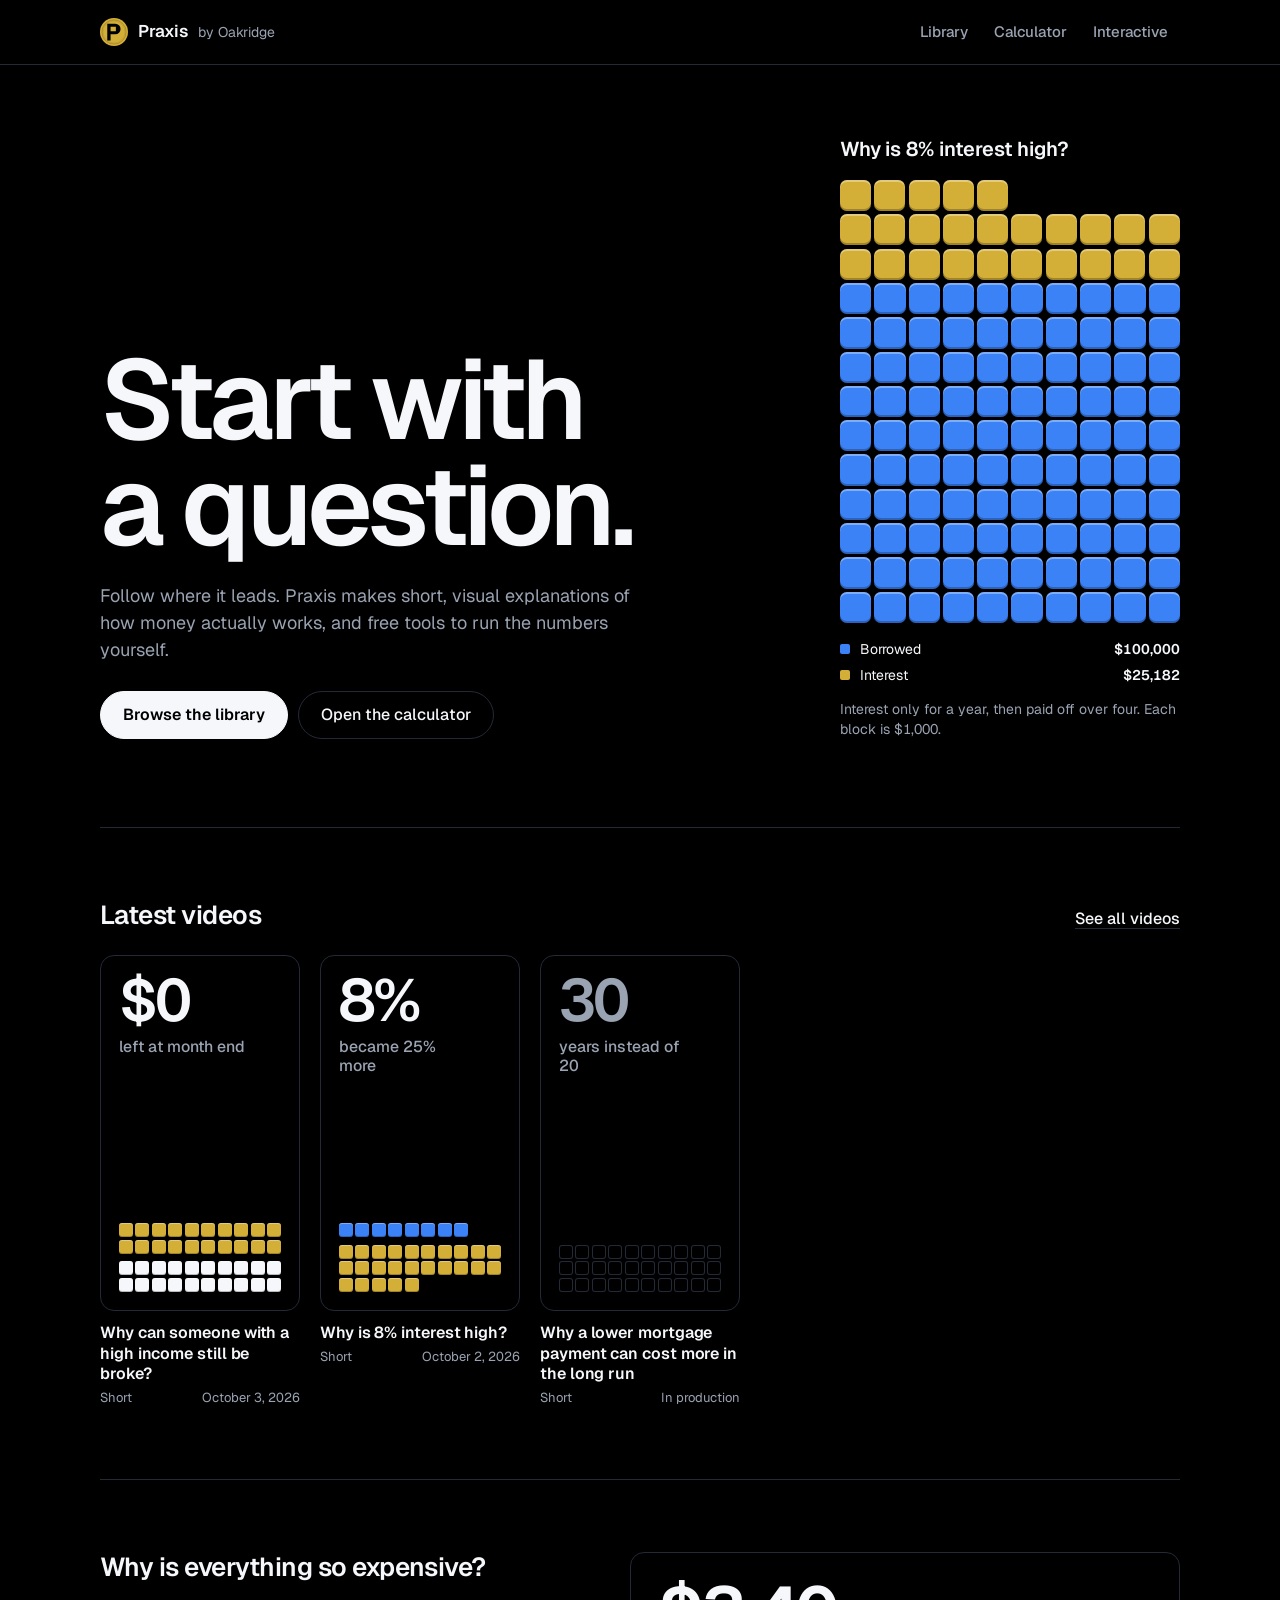
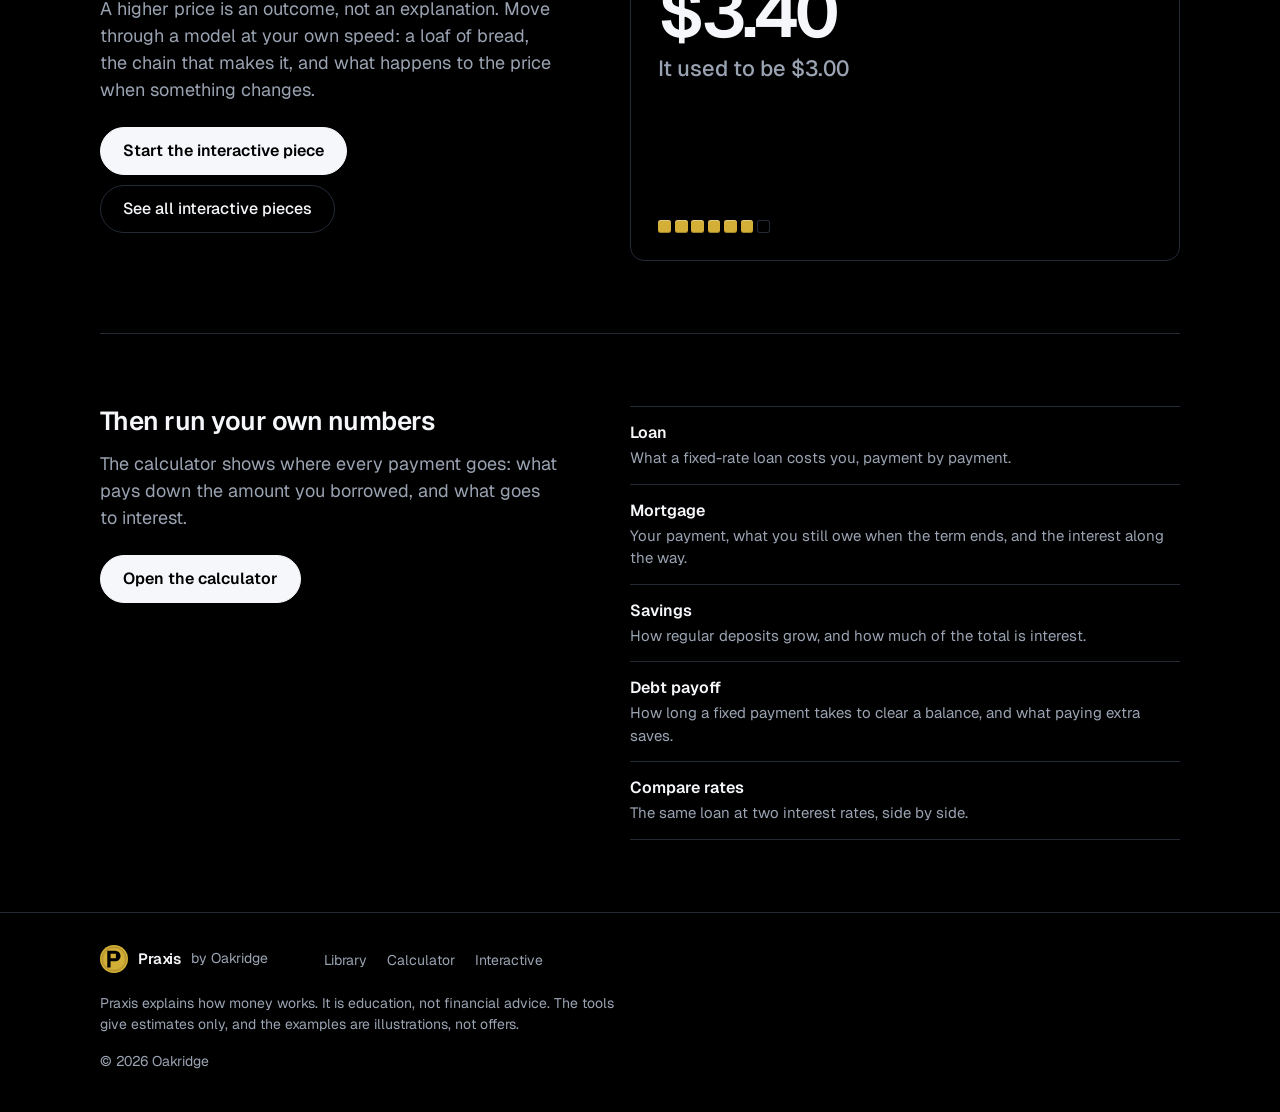
<file: index.html>
<!doctype html>
<html lang="en">
<head>
<meta charset="utf-8">
<meta name="viewport" content="width=device-width, initial-scale=1, viewport-fit=cover">
<title>Praxis by Oakridge</title>
<meta name="description" content="Short, visual explanations of how money works, with free tools to run the numbers yourself.">
<link rel="preconnect" href="https://fonts.googleapis.com">
<link href="https://fonts.googleapis.com/css2?family=Geist:wght@400;500;600&display=swap" rel="stylesheet">
<link rel="stylesheet" href="assets/site.css">
<!-- Visitor statistics (Umami). Counts each page of the site, including #/ addresses. -->
<script defer src="https://cloud.umami.is/script.js" data-website-id="aac1e670-6ba2-419c-b6d1-c25ff688515a"></script>
</head>
<body>
<!-- This file is only the frame. Content lives in content.js; each tool or
     interactive piece is its own file in pieces/. See README.md. -->
<header class="bar">
  <div class="wrap bar-inner">
    <a class="brand" href="#/" data-brand></a>
    <nav class="site-nav" id="site-nav" aria-label="Site"></nav>
  </div>
</header>

<main id="view" tabindex="-1"></main>
<div id="embeds" hidden></div>

<footer class="foot" id="foot">
  <div class="wrap foot-inner">
    <a class="brand" href="#/" data-brand></a>
    <nav id="foot-nav" aria-label="Footer"></nav>
    <p>Praxis explains how money works. It is education, not financial advice. The tools give estimates only, and the examples are illustrations, not offers.</p>
    <p>© 2026 Oakridge</p>
  </div>
</footer>

<script src="content.js"></script>
<script src="assets/site.js"></script>
</body>
</html>
</file>
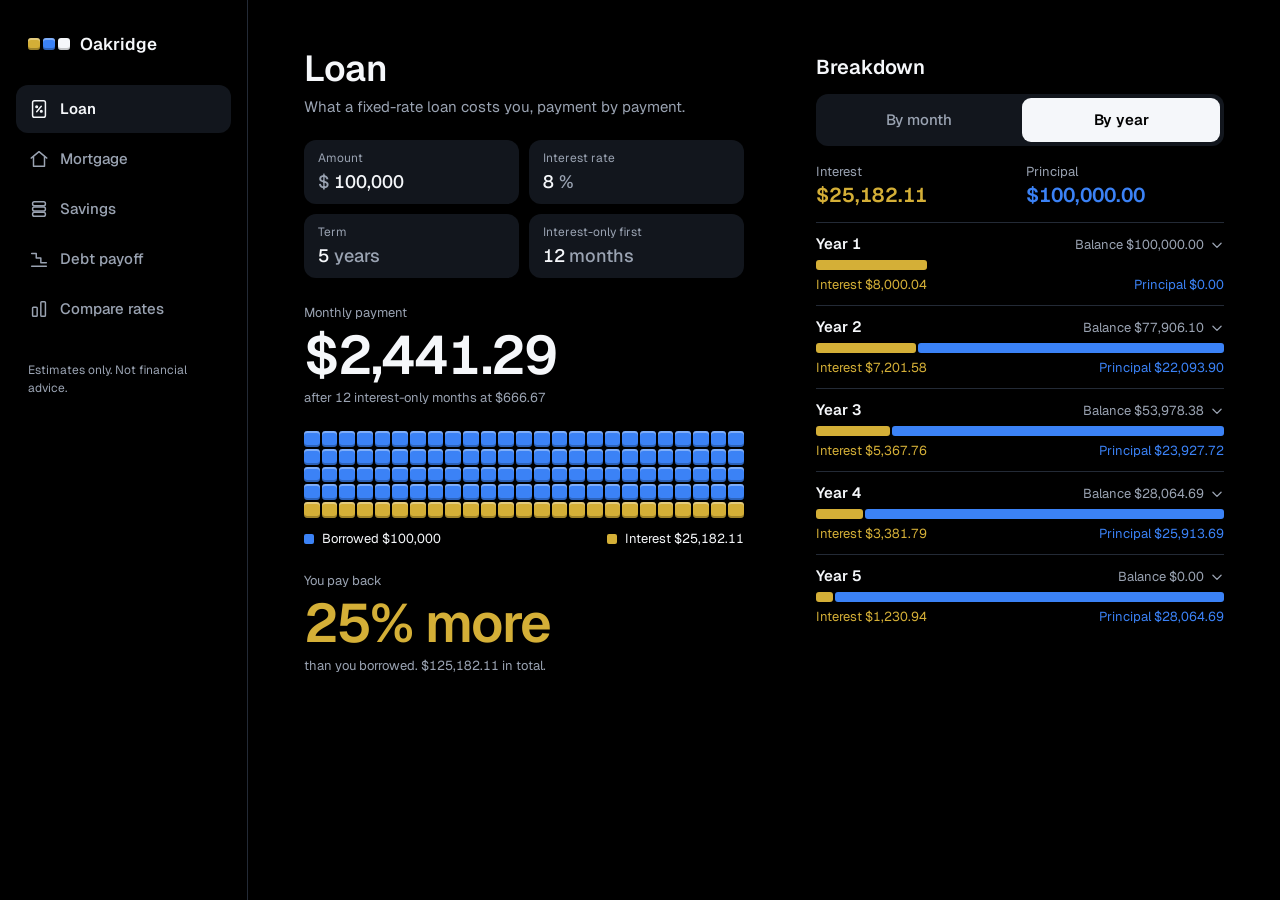
<file: pieces/calculator.html>
<!doctype html>
<html lang="en">
<head>
<meta charset="utf-8">
<meta name="viewport" content="width=device-width, initial-scale=1, viewport-fit=cover">
<title>Oakridge Calculator</title>
<meta name="description" content="Loan, mortgage, savings and debt calculators that show where every payment goes.">
<link rel="preconnect" href="https://fonts.googleapis.com">
<link href="https://fonts.googleapis.com/css2?family=Geist:wght@400;500;600&display=swap" rel="stylesheet">
<style>
/* Oakridge palette (Artstyle & Visual Production Standard, section 3).
   Black is the brand stage in every viewer theme, so the tokens are the same
   under light and dark. Gold = interest. Blue = principal or deposits. */
:root,
:root[data-theme="dark"],
:root[data-theme="light"] {
  --black: #000000;
  --surface: #12161D;
  --hairline: #232A36;
  --white: #F5F7FA;
  --muted: #9AA3B2;
  --gold: #D4AF37;
  --blue: #3B82F6;
  color-scheme: dark;
}
@media (prefers-color-scheme: dark) {
  :root:not([data-theme="light"]) { --black: #000000; --white: #F5F7FA; }
}
:root {
  box-sizing: border-box;
  padding-top: env(safe-area-inset-top, 0px);
  padding-bottom: env(safe-area-inset-bottom, 0px);
}
*, *::before, *::after { box-sizing: inherit; }
html { height: 100%; scroll-padding-top: env(safe-area-inset-top, 0px); }
body {
  margin: 0;
  min-height: 100%;
  display: flex;
  flex-direction: column;
  background: var(--black);
  color: var(--white);
  font-family: 'Geist', ui-sans-serif, system-ui, -apple-system, 'Segoe UI', sans-serif;
  font-size: 15px;
  line-height: 1.45;
  font-variant-numeric: tabular-nums;
  -webkit-font-smoothing: antialiased;
  -webkit-text-size-adjust: 100%;
}
button, input, select { font: inherit; color: inherit; }
h1, h2, p { margin: 0; }
.muted { color: var(--muted); }
.gold { color: var(--gold); }
.blue { color: var(--blue); }
:focus-visible { outline: 2px solid var(--blue); outline-offset: 2px; }

/* ---------- Frame ---------- */
.app { flex: 1 0 auto; display: grid; grid-template-columns: minmax(0, 1fr); grid-template-rows: auto 1fr; }
.rail {
  position: sticky;
  top: env(safe-area-inset-top, 0px);
  z-index: 5;
  background: var(--black);
  border-bottom: 1px solid var(--hairline);
}
.rail-inner { padding: 14px 20px 0; }
.brand { display: flex; align-items: center; gap: 10px; font-weight: 600; font-size: 16px; }
.mark { display: flex; gap: 3px; }
.mark i { width: 12px; height: 12px; border-radius: 3px; box-shadow: inset 0 2px 0 rgba(255,255,255,.35), inset 0 -2px 0 rgba(0,0,0,.25); }
.mark .g { background: var(--gold); }
.mark .b { background: var(--blue); }
.mark .w { background: var(--white); box-shadow: inset 0 -2px 0 rgba(0,0,0,.2); }
.nav { display: flex; gap: 6px; margin: 12px -20px 0; padding: 0 20px 12px; overflow-x: auto; scrollbar-width: none; }
.nav::-webkit-scrollbar { display: none; }
.nav button {
  flex: none;
  display: flex; align-items: center; gap: 10px;
  height: 44px; padding: 0 16px;
  border: 1px solid var(--hairline); border-radius: 22px;
  background: transparent; color: var(--muted);
  font-size: 15px; font-weight: 500; white-space: nowrap; cursor: pointer;
}
.nav button svg { display: none; flex: none; }
.nav button[aria-current="page"] { background: var(--white); border-color: var(--white); color: var(--black); font-weight: 600; }
.rail .fine { display: none; }

main {
  width: 100%; max-width: 560px; margin: 0 auto;
  padding: 26px 20px 40px;
  display: grid; grid-template-columns: minmax(0, 1fr); gap: 44px;
  align-content: start;
}
.fine { font-size: 12px; line-height: 18px; color: var(--muted); }

/* ---------- Calculator ---------- */
.calc h1 { font-size: 30px; line-height: 36px; font-weight: 600; letter-spacing: -0.01em; }
.calc .blurb { margin-top: 6px; color: var(--muted); max-width: 44ch; }
.fields { display: grid; grid-template-columns: repeat(2, minmax(0, 1fr)); gap: 10px; margin-top: 22px; }
.field {
  display: flex; flex-direction: column; gap: 4px;
  padding: 10px 14px; min-height: 64px;
  background: var(--surface); border-radius: 12px; cursor: text;
}
.field.wide { grid-column: 1 / -1; }
.field:focus-within { outline: 2px solid var(--blue); outline-offset: 0; }
.field > span:first-child { font-size: 12px; line-height: 16px; color: var(--muted); }
.field .row { display: flex; align-items: baseline; gap: 4px; font-size: 18px; line-height: 24px; font-weight: 500; }
.field .unit { color: var(--muted); flex: none; }
.field input, .field select {
  flex: 1 1 auto; min-width: 0; width: 100%;
  padding: 0; border: 0; border-radius: 0; background: transparent; outline: none;
  font-size: 18px; line-height: 24px; font-weight: 500;
}
@supports (field-sizing: content) {
  .field input { field-sizing: content; flex: 0 1 auto; width: auto; min-width: 1ch; max-width: 100%; }
}
.field select {
  appearance: none; -webkit-appearance: none; cursor: pointer; padding-right: 22px;
  background: url("data:image/svg+xml,%3Csvg xmlns='http://www.w3.org/2000/svg' width='16' height='16' viewBox='0 0 24 24' fill='none' stroke='%239AA3B2' stroke-width='2.2' stroke-linecap='round' stroke-linejoin='round'%3E%3Cpath d='M5 9l7 7 7-7'/%3E%3C/svg%3E") no-repeat right center;
  font-size: 16px;
}
.field select option { background: var(--surface); color: var(--white); }

.result { margin-top: 26px; display: grid; gap: 24px; }
.problem { color: var(--muted); max-width: 40ch; }
.label { font-size: 13px; line-height: 18px; color: var(--muted); }
.hero { font-size: clamp(38px, 11vw, 52px); line-height: 1.1; font-weight: 600; letter-spacing: -0.02em; margin: 4px 0; overflow-wrap: anywhere; }
.hero.small { font-size: clamp(30px, 8.5vw, 42px); }
.sub { font-size: 13px; line-height: 18px; color: var(--muted); }

.blocks { display: grid; grid-template-columns: repeat(var(--cols, 25), minmax(0, 1fr)); gap: 2px; }
.blk { aspect-ratio: 1 / 1; border-radius: 22%; box-shadow: inset 0 2px 0 rgba(255,255,255,.35), inset 0 -2px 0 rgba(0,0,0,.25); }
.blk.b { background: var(--blue); }
.blk.g { background: var(--gold); }
.blocks.chunky { gap: 3px; }
.blocks.chunky .blk { box-shadow: inset 0 3px 0 rgba(255,255,255,.35), inset 0 -3px 0 rgba(0,0,0,.25); }
.legend { display: flex; flex-wrap: wrap; justify-content: space-between; gap: 6px 16px; margin-top: 12px; font-size: 13px; line-height: 18px; }
.legend span { display: inline-flex; align-items: center; gap: 8px; }
.dot { display: inline-block; width: 10px; height: 10px; border-radius: 2px; flex: none; }
.dot.b { background: var(--blue); }
.dot.g { background: var(--gold); }

.stats { display: grid; grid-template-columns: repeat(2, minmax(0, 1fr)); gap: 16px 12px; }
.stat b { display: block; font-size: 20px; line-height: 26px; font-weight: 600; overflow-wrap: anywhere; }
.note { padding: 12px 14px; background: var(--surface); border-radius: 12px; font-size: 14px; line-height: 20px; }

.chart { display: flex; align-items: flex-end; gap: 3px; height: 190px; }
.chart .col { flex: 1 1 0; min-width: 0; height: 100%; display: flex; flex-direction: column; justify-content: flex-end; gap: 2px; }
.chart .col i { display: block; min-height: 2px; border-radius: 3px; box-shadow: inset 0 2px 0 rgba(255,255,255,.3); }
.chart .col .g { background: var(--gold); }
.chart .col .b { background: var(--blue); }
.axis { display: flex; justify-content: space-between; margin-top: 8px; font-size: 12px; line-height: 16px; color: var(--muted); }

.versus { display: grid; grid-template-columns: repeat(2, minmax(0, 1fr)); gap: 20px; }
.versus .side { display: grid; gap: 14px; align-content: start; }
.versus .rate { font-size: 34px; line-height: 40px; font-weight: 600; letter-spacing: -0.02em; }
.versus .stack { display: flex; align-items: flex-end; aspect-ratio: 10 / var(--rows, 1); }
.versus .stack .blocks { width: 100%; }

/* ---------- Breakdown ---------- */
.breakdown h2 { font-size: 20px; line-height: 26px; font-weight: 600; }
.bd-head { display: grid; gap: 14px; }
.seg { display: grid; grid-template-columns: repeat(2, minmax(0, 1fr)); gap: 4px; padding: 4px; background: var(--surface); border-radius: 12px; }
.seg button { height: 44px; border: 0; border-radius: 9px; background: transparent; color: var(--muted); font-size: 15px; font-weight: 500; cursor: pointer; }
.seg button[aria-pressed="true"] { background: var(--white); color: var(--black); font-weight: 600; }
.years { list-style: none; margin: 14px 0 0; padding: 0; }
.yr { border-top: 1px solid var(--hairline); }
.yr-btn { display: grid; gap: 6px; width: 100%; padding: 11px 0; border: 0; background: transparent; text-align: left; cursor: pointer; }
.yr-top { display: flex; justify-content: space-between; align-items: baseline; gap: 12px; }
.yr-top b { font-size: 15px; line-height: 20px; font-weight: 600; }
.yr-top .muted { font-size: 13px; line-height: 18px; display: inline-flex; align-items: center; gap: 6px; }
.yr-top svg { transition: transform .15s ease; }
.yr-btn[aria-expanded="true"] .yr-top svg { transform: rotate(180deg); }
.bar { display: flex; gap: 2px; height: 10px; min-width: 6px; }
.bar i { display: block; border-radius: 3px; min-width: 2px; }
.bar .g { background: var(--gold); }
.bar .b { background: var(--blue); }
.yr-nums { display: flex; justify-content: space-between; gap: 12px; font-size: 13px; line-height: 18px; }
.yr-rows { margin: 0 0 12px; padding: 6px 12px 4px; background: var(--surface); border-radius: 12px; }
.scroll { margin-top: 14px; max-height: 70vh; overflow: auto; overscroll-behavior: contain; border-top: 1px solid var(--hairline); }
table { width: 100%; border-collapse: collapse; font-size: 13px; line-height: 18px; }
th, td { padding: 7px 0 7px 10px; text-align: right; white-space: nowrap; }
th:first-child, td:first-child { padding-left: 0; text-align: left; }
th { font-size: 12px; font-weight: 400; color: var(--muted); }
.scroll th { position: sticky; top: 0; background: var(--black); }
tbody tr + tr td, .scroll tbody tr td { border-top: 1px solid var(--hairline); }

/* ---------- Number pad (touch screens) ---------- */
body { padding-bottom: var(--pad, 0px); }
html { scroll-padding-bottom: calc(var(--pad, 0px) + 16px); }
.pad {
  position: fixed; left: 0; right: 0; bottom: 0; z-index: 10;
  background: var(--black); border-top: 1px solid var(--hairline);
  padding: 8px 8px calc(8px + env(safe-area-inset-bottom, 0px));
  -webkit-user-select: none; user-select: none; touch-action: manipulation;
}
.pad[hidden] { display: none; }
.pad-keys { display: grid; grid-template-columns: repeat(4, minmax(0, 1fr)); gap: 6px; max-width: 520px; margin: 0 auto; }
.pad button {
  height: 52px; border: 0; border-radius: 12px;
  background: var(--surface); color: var(--white);
  box-shadow: inset 0 1px 0 rgba(255,255,255,.07);
  font-size: 22px; font-weight: 500; cursor: pointer;
  display: flex; align-items: center; justify-content: center;
  -webkit-tap-highlight-color: transparent;
}
.pad button:active { background: #232A36; }
.pad button:disabled { color: #4A5262; cursor: default; }
.pad button:disabled:active { background: var(--surface); }
.pad .word { font-size: 16px; font-weight: 600; }
.pad .next { grid-row: span 2; height: auto; background: var(--white); color: var(--black); box-shadow: none; }
.pad .next:active { background: #C9CED6; }

/* One purposeful motion: when a calculator opens, the interest blocks stack
   up after the amount borrowed is already on screen. */
@keyframes stack { from { opacity: 0; transform: translateY(-6px) scale(.6); } to { opacity: 1; transform: none; } }
.intro .blk.g { animation: stack .28s cubic-bezier(.2,.8,.3,1) both; animation-delay: calc(120ms + min(var(--i, 0), 40) * 16ms); }
@media (prefers-reduced-motion: reduce) {
  .intro .blk.g { animation: none; }
  .yr-top svg { transition: none; }
}

/* ---------- Tablet: calculator and breakdown side by side ---------- */
@media (min-width: 860px) {
  .rail-inner { display: flex; align-items: center; gap: 28px; padding: 12px 32px; }
  .nav { margin: 0; padding: 0; overflow: visible; flex-wrap: wrap; }
  main { max-width: 1120px; padding: 40px 32px 56px; grid-template-columns: minmax(0, 420px) minmax(0, 1fr); gap: 32px 56px; }
  main.solo { grid-template-columns: minmax(0, 640px); }
  main > .fine { grid-column: 1 / -1; }
  .calc h1 { font-size: 36px; line-height: 42px; }
  .hero { font-size: 54px; }
  .hero.small { font-size: 42px; }
  .breakdown { padding-top: 6px; }
}

/* ---------- Desktop: calculators move into a side rail ---------- */
@media (min-width: 1200px) {
  .app { grid-template-columns: 248px minmax(0, 1fr); grid-template-rows: 1fr; }
  .rail { position: static; border-bottom: 0; border-right: 1px solid var(--hairline); }
  .rail-inner { position: sticky; top: 0; display: flex; flex-direction: column; align-items: stretch; gap: 28px; padding: 32px 16px 24px; }
  .brand { padding: 0 12px; font-size: 17px; }
  .nav { flex-direction: column; flex-wrap: nowrap; gap: 2px; }
  .nav button { width: 100%; height: 48px; padding: 0 12px; border: 0; border-radius: 12px; }
  .nav button svg { display: block; }
  .nav button:hover { color: var(--white); }
  .nav button[aria-current="page"] { background: var(--surface); color: var(--white); }
  .rail .fine { display: block; padding: 0 12px; }
  main > .fine { display: none; }
  main { margin: 0; max-width: 1240px; padding: 48px 56px 64px; grid-template-columns: minmax(0, 440px) minmax(0, 1fr); gap: 32px 72px; }
}
</style>
</head>
<body>
<div class="app">
  <header class="rail">
    <div class="rail-inner">
      <div class="brand"><span class="mark" aria-hidden="true"><i class="g"></i><i class="b"></i><i class="w"></i></span>Oakridge</div>
      <nav class="nav" id="nav" aria-label="Calculators"></nav>
      <p class="fine">Estimates only. Not financial advice.</p>
    </div>
  </header>
  <main id="main">
    <section class="calc" aria-labelledby="calc-title">
      <h1 id="calc-title"></h1>
      <p class="blurb" id="calc-blurb"></p>
      <div class="fields" id="fields"></div>
      <div class="result" id="result" aria-live="polite"></div>
    </section>
    <section class="breakdown" id="breakdown" aria-labelledby="bd-title"></section>
    <p class="fine">Estimates only. Not financial advice.</p>
  </main>
</div>

<div class="pad" id="pad" role="group" aria-label="Number pad" hidden>
  <div class="pad-keys">
    <button type="button" data-key="1">1</button>
    <button type="button" data-key="2">2</button>
    <button type="button" data-key="3">3</button>
    <button type="button" data-key="del" aria-label="Delete"><svg width="26" height="26" viewBox="0 0 24 24" fill="none" stroke="currentColor" stroke-width="1.7" stroke-linecap="round" stroke-linejoin="round" aria-hidden="true"><path d="M9 5h10a2 2 0 0 1 2 2v10a2 2 0 0 1-2 2H9l-6-7z"/><path d="M12 9.5l5 5M17 9.5l-5 5"/></svg></button>
    <button type="button" data-key="4">4</button>
    <button type="button" data-key="5">5</button>
    <button type="button" data-key="6">6</button>
    <button type="button" data-key="next" class="word next" id="pad-next">Next</button>
    <button type="button" data-key="7">7</button>
    <button type="button" data-key="8">8</button>
    <button type="button" data-key="9">9</button>
    <button type="button" data-key="." aria-label="Decimal point">.</button>
    <button type="button" data-key="0">0</button>
    <button type="button" data-key="000" aria-label="Three zeros">000</button>
    <button type="button" data-key="done" aria-label="Hide number pad"><svg width="26" height="26" viewBox="0 0 24 24" fill="none" stroke="currentColor" stroke-width="1.7" stroke-linecap="round" stroke-linejoin="round" aria-hidden="true"><rect x="3" y="4" width="18" height="11" rx="2"/><path d="M7 8h.01M11 8h.01M15 8h.01M8 11.5h8M9 19l3 2.5 3-2.5"/></svg></button>
  </div>
</div>

<script>
/* Oakridge calculation engine (JavaScript port of the Dart engine).
   Money is whole cents in a Number. Rates are exact fractions (BigInt).
   Interest is rounded half up to the cent every period. */
const CalcEngine = (() => {
  'use strict';

  const Compounding = { annually: 1, semiAnnually: 2, quarterly: 4, monthly: 12, daily: 365 };

  const Frequency = {
    monthly: { perYear: 12, label: 'Monthly', noun: 'month' },
    semiMonthly: { perYear: 24, label: 'Twice a month', noun: 'payment' },
    biWeekly: { perYear: 26, label: 'Every 2 weeks', noun: 'payment' },
    acceleratedBiWeekly: { perYear: 26, monthlyDivisor: 2, label: 'Every 2 weeks, accelerated', noun: 'payment' },
    weekly: { perYear: 52, label: 'Weekly', noun: 'payment' },
    acceleratedWeekly: { perYear: 52, monthlyDivisor: 4, label: 'Weekly, accelerated', noun: 'payment' },
  };

  class PaymentTooSmallError extends Error {
    constructor(paymentCents, interestCents) {
      super('Payment does not cover the interest');
      this.name = 'PaymentTooSmallError';
      this.paymentCents = paymentCents;
      this.interestCents = interestCents;
      this.minimumPaymentCents = interestCents + 1;
    }
  }

  function fail(message) { throw new RangeError(message); }

  /** "100000", "1,234.5", "$2,441.29" -> cents. Throws on anything else. */
  function parseCents(text) {
    const cleaned = String(text).trim().replace(/[,$\s]/g, '');
    if (!/^\d+(\.\d{1,2})?$/.test(cleaned)) throw new SyntaxError('Not a valid amount');
    const [dollars, cents = ''] = cleaned.split('.');
    return Number(dollars) * 100 + Number(cents.padEnd(2, '0') || 0);
  }

  function roundHalfUp(numerator, denominator) {
    return Number((numerator * 2n + denominator) / (denominator * 2n));
  }

  /** A nominal annual rate held as an exact fraction: "8" is exactly 8/100. */
  function annualRate(percentText) {
    const cleaned = String(percentText).trim().replace('%', '').trim();
    if (!/^\d+(\.\d+)?$/.test(cleaned)) throw new SyntaxError('Not a valid rate');
    const [whole, decimals = ''] = cleaned.split('.');
    const numerator = BigInt(whole + decimals);
    const denominator = 100n * 10n ** BigInt(decimals.length);
    return { numerator, denominator, fraction: Number(numerator) / Number(denominator) };
  }

  /** The rate for one payment period. Exact when compounding matches the
      payment frequency; otherwise the equivalent rate in floating point. */
  function periodicRate(rate, periodsPerYear, compoundsPerYear) {
    if (periodsPerYear === compoundsPerYear || rate.numerator === 0n) {
      const numerator = rate.numerator;
      const denominator = rate.denominator * BigInt(periodsPerYear);
      return {
        value: Number(numerator) / Number(denominator),
        interestOn: (balanceCents) => roundHalfUp(BigInt(balanceCents) * numerator, denominator),
      };
    }
    const value = Math.pow(1 + rate.fraction / compoundsPerYear, compoundsPerYear / periodsPerYear) - 1;
    return { value, interestOn: (balanceCents) => Math.round(balanceCents * value) };
  }

  function levelPaymentCents(principalCents, rate, periods) {
    if (rate.value === 0) return roundHalfUp(BigInt(principalCents), BigInt(periods));
    return Math.round(principalCents * rate.value / (1 - Math.pow(1 + rate.value, -periods)));
  }

  function makeSchedule(rows, periodsPerYear) {
    const last = rows[rows.length - 1];
    return {
      rows,
      periodsPerYear,
      periods: rows.length,
      totalInterestCents: last ? last.cumulativeInterestCents : 0,
      totalPaidCents: rows.reduce((sum, r) => sum + r.paymentCents, 0),
      closingCents: last ? last.closingCents : 0,
      byYear() {
        const years = [];
        for (let start = 0; start < rows.length; start += periodsPerYear) {
          const slice = rows.slice(start, start + periodsPerYear);
          const end = slice[slice.length - 1];
          years.push({
            period: years.length + 1,
            openingCents: slice[0].openingCents,
            interestCents: slice.reduce((s, r) => s + r.interestCents, 0),
            paymentCents: slice.reduce((s, r) => s + r.paymentCents, 0),
            principalCents: slice.reduce((s, r) => s + r.principalCents, 0),
            closingCents: end.closingCents,
            cumulativeInterestCents: end.cumulativeInterestCents,
            firstRow: start,
            rowCount: slice.length,
          });
        }
        return years;
      },
    };
  }

  /** Period-by-period breakdown of a debt. The last scheduled payment (or the
      last payment needed) clears whatever is still owing. */
  function amortize({ principalCents, rate, paymentCents, periodsPerYear, interestOnlyPeriods = 0, scheduledPeriods = null, maxPeriods = 12000 }) {
    if (!(principalCents > 0)) fail('principal must be > 0');
    if (!(paymentCents > 0)) fail('payment must be > 0');
    const lastScheduled = scheduledPeriods == null ? null : interestOnlyPeriods + scheduledPeriods;
    const rows = [];
    let balance = principalCents;
    let cumulative = 0;
    while (balance > 0) {
      const period = rows.length + 1;
      if (period > maxPeriods) fail('debt not repaid within ' + maxPeriods + ' periods');
      const interest = rate.interestOn(balance);
      const owing = balance + interest;
      let payment;
      if (period <= interestOnlyPeriods) payment = interest;
      else if (period === lastScheduled || paymentCents >= owing) payment = owing;
      else if (paymentCents <= interest) throw new PaymentTooSmallError(paymentCents, interest);
      else payment = paymentCents;
      cumulative += interest;
      rows.push({
        period,
        openingCents: balance,
        interestCents: interest,
        paymentCents: payment,
        principalCents: payment - interest,
        closingCents: owing - payment,
        cumulativeInterestCents: cumulative,
      });
      balance = owing - payment;
    }
    return makeSchedule(rows, periodsPerYear);
  }

  function calculateLoan({ principalCents, rate, termPeriods, paymentsPerYear = 12, compoundsPerYear = 12, interestOnlyPeriods = 0, extraPaymentCents = 0 }) {
    if (!(termPeriods > 0)) fail('term must be > 0');
    if (interestOnlyPeriods < 0 || interestOnlyPeriods >= termPeriods) fail('interest-only period must be shorter than the term');
    if (!(principalCents > 0)) fail('principal must be > 0');
    const periodic = periodicRate(rate, paymentsPerYear, compoundsPerYear);
    const amortizing = termPeriods - interestOnlyPeriods;
    const paymentCents = levelPaymentCents(principalCents, periodic, amortizing);
    const schedule = amortize({
      principalCents, rate: periodic, paymentCents: paymentCents + extraPaymentCents,
      periodsPerYear: paymentsPerYear, interestOnlyPeriods, scheduledPeriods: amortizing,
    });
    return {
      principalCents,
      paymentCents,
      interestOnlyPaymentCents: interestOnlyPeriods > 0 ? periodic.interestOn(principalCents) : null,
      schedule,
      totalInterestCents: schedule.totalInterestCents,
      totalPaidCents: schedule.totalPaidCents,
      interestShare: schedule.totalInterestCents / principalCents,
    };
  }

  function calculateMortgage({ priceCents, downPaymentCents, rate, amortizationYears, compoundsPerYear, termYears = null, frequency = 'monthly' }) {
    if (downPaymentCents < 0 || downPaymentCents >= priceCents) fail('down payment must be less than the price');
    if (!(amortizationYears > 0)) fail('amortization must be > 0');
    if (termYears != null && (termYears <= 0 || termYears > amortizationYears)) fail('term must be no longer than the amortization');
    const freq = Frequency[frequency] || fail('unknown frequency');
    const principalCents = priceCents - downPaymentCents;
    const periodic = periodicRate(rate, freq.perYear, compoundsPerYear);
    const scheduledPeriods = amortizationYears * freq.perYear;
    let paymentCents;
    if (freq.monthlyDivisor) {
      const monthly = levelPaymentCents(principalCents, periodicRate(rate, 12, compoundsPerYear), amortizationYears * 12);
      paymentCents = roundHalfUp(BigInt(monthly), BigInt(freq.monthlyDivisor));
    } else {
      paymentCents = levelPaymentCents(principalCents, periodic, scheduledPeriods);
    }
    const schedule = amortize({ principalCents, rate: periodic, paymentCents, periodsPerYear: freq.perYear, scheduledPeriods });
    const termPeriods = termYears == null ? null : termYears * freq.perYear;
    const termEnd = termPeriods == null ? null : schedule.rows[Math.min(termPeriods, schedule.periods) - 1];
    return {
      principalCents,
      paymentCents,
      schedule,
      termPeriods,
      payoffPeriods: schedule.periods,
      totalInterestCents: schedule.totalInterestCents,
      totalPaidCents: schedule.totalPaidCents,
      interestShare: schedule.totalInterestCents / principalCents,
      balanceAtTermEndCents: termEnd ? termEnd.closingCents : null,
      interestOverTermCents: termEnd ? termEnd.cumulativeInterestCents : null,
      principalOverTermCents: termEnd ? principalCents - termEnd.closingCents : null,
    };
  }

  function calculateSavings({ initialCents, contributionCents, rate, years, contributionsPerYear = 12, compoundsPerYear = 12, contributeAtStart = false }) {
    if (initialCents < 0 || contributionCents < 0) fail('amounts must be >= 0');
    if (!(years > 0)) fail('years must be > 0');
    const periodic = periodicRate(rate, contributionsPerYear, compoundsPerYear);
    const rows = [];
    let balance = initialCents;
    let cumulative = 0;
    const periods = years * contributionsPerYear;
    for (let period = 1; period <= periods; period++) {
      const interest = periodic.interestOn(contributeAtStart ? balance + contributionCents : balance);
      const closing = balance + contributionCents + interest;
      cumulative += interest;
      rows.push({
        period, openingCents: balance, interestCents: interest, paymentCents: contributionCents,
        principalCents: contributionCents, closingCents: closing, cumulativeInterestCents: cumulative,
      });
      balance = closing;
    }
    const schedule = makeSchedule(rows, contributionsPerYear);
    return {
      initialCents,
      schedule,
      finalBalanceCents: balance,
      totalContributedCents: initialCents + schedule.totalPaidCents,
      totalInterestCents: schedule.totalInterestCents,
    };
  }

  function calculateDebtPayoff({ balanceCents, rate, paymentCents, paymentsPerYear = 12, compoundsPerYear = 12, extraPaymentCents = 0 }) {
    const schedule = amortize({
      principalCents: balanceCents,
      rate: periodicRate(rate, paymentsPerYear, compoundsPerYear),
      paymentCents: paymentCents + extraPaymentCents,
      periodsPerYear: paymentsPerYear,
    });
    return {
      principalCents: balanceCents,
      schedule,
      periods: schedule.periods,
      totalInterestCents: schedule.totalInterestCents,
      totalPaidCents: schedule.totalPaidCents,
      interestShare: schedule.totalInterestCents / balanceCents,
    };
  }

  return {
    Compounding, Frequency, PaymentTooSmallError,
    parseCents, annualRate, periodicRate, levelPaymentCents, amortize,
    calculateLoan, calculateMortgage, calculateSavings, calculateDebtPayoff,
  };
})();

</script>
<script>
(() => {
  'use strict';
  const E = CalcEngine;
  const $ = (id) => document.getElementById(id);

  // ---------- Formatting ----------
  const group = (n) => String(n).replace(/\B(?=(\d{3})+(?!\d))/g, ',');
  const money = (cents) => (cents < 0 ? '-' : '') + '$' + group(Math.floor(Math.abs(cents) / 100)) + '.' + String(Math.abs(cents) % 100).padStart(2, '0');
  const dollars = (cents) => '$' + group(Math.round(cents / 100));
  const plural = (n, word) => n + ' ' + word + (n === 1 ? '' : 's');
  const esc = (s) => String(s).replace(/[&<>"]/g, (c) => ({ '&': '&amp;', '<': '&lt;', '>': '&gt;', '"': '&quot;' }[c]));

  function duration(periods, perYear) {
    if (perYear === 12) {
      const years = Math.floor(periods / 12);
      const months = periods % 12;
      return [years ? plural(years, 'year') : '', months ? plural(months, 'month') : ''].filter(Boolean).join(' ') || '0 months';
    }
    const years = Math.round((periods / perYear) * 10) / 10;
    return years + (years === 1 ? ' year' : ' years');
  }

  function moreText(share, interestCents) {
    if (interestCents === 0) return 'Nothing extra';
    if (share < 0.01) return 'Under 1% more';
    return Math.round(share * 100) + '% more';
  }

  // ---------- Reading inputs ----------
  class Problem extends Error {}

  function readMoney(text, name, { optional = false } = {}) {
    const t = text.trim();
    if (!t) {
      if (optional) return 0;
      throw new Problem('Enter the ' + name + '.');
    }
    let cents;
    try { cents = E.parseCents(t); } catch (e) { throw new Problem('The ' + name + ' should be a number, like 25000 or 2,500.50.'); }
    if (cents > 100000000000) throw new Problem('The ' + name + ' can be up to $1,000,000,000.');
    return cents;
  }

  function readInt(text, name, { min, max, optional = false, unit }) {
    const t = text.trim();
    if (!t) {
      if (optional) return null;
      throw new Problem('Enter the ' + name + '.');
    }
    if (!/^\d+$/.test(t)) throw new Problem('The ' + name + ' should be a whole number of ' + unit + '.');
    const n = Number(t);
    if (n < min || n > max) throw new Problem('The ' + name + ' can be from ' + min + ' to ' + max + ' ' + unit + '.');
    return n;
  }

  function readRate(text, name = 'interest rate') {
    const t = text.trim();
    if (!t) throw new Problem('Enter the ' + name + '.');
    let rate;
    try { rate = E.annualRate(t); } catch (e) { throw new Problem('The ' + name + ' should be a number, like 8 or 5.49.'); }
    if (rate.fraction > 1) throw new Problem('The ' + name + ' can be up to 100%.');
    return rate;
  }

  // ---------- Shared result pieces ----------
  function blocksHtml(groups, { cols = 25, chunky = false, label }) {
    let cells = '';
    for (const [count, kind] of groups) {
      for (let i = 0; i < count; i++) cells += '<i class="blk ' + kind + '" style="--i:' + i + '"></i>';
    }
    return '<div class="blocks' + (chunky ? ' chunky' : '') + '" style="--cols:' + cols + '" role="img" aria-label="' + esc(label) + '">' + cells + '</div>';
  }

  // One gold block per 1% of the amount borrowed, capped so very long loans
  // do not fill the screen.
  const interestBlocks = (share, interestCents) => (interestCents === 0 ? 0 : Math.min(400, Math.max(1, Math.round(share * 100))));

  function debtPicture(r, baseLabel, baseWord) {
    const more = moreText(r.interestShare, r.totalInterestCents);
    return '<div>' +
      blocksHtml([[100, 'b'], [interestBlocks(r.interestShare, r.totalInterestCents), 'g']], { label: 'Blocks: 100 blue for the amount ' + baseWord + ', gold for the interest. ' + more + '.' }) +
      '<div class="legend"><span><i class="dot b"></i>' + baseLabel + ' ' + dollars(r.principalCents) + '</span>' +
      '<span><i class="dot g"></i>Interest ' + money(r.totalInterestCents) + '</span></div></div>';
  }

  const heroHtml = (label, value, sub, cls = '') =>
    '<div><div class="label">' + label + '</div><div class="hero ' + cls + '">' + value + '</div>' + (sub ? '<div class="sub">' + sub + '</div>' : '') + '</div>';

  const statHtml = (label, value, cls = '') => '<div class="stat"><span class="label">' + label + '</span><b class="' + cls + '">' + value + '</b></div>';

  // ---------- The calculators ----------
  const CALCS = {
    loan: {
      title: 'Loan',
      blurb: 'What a fixed-rate loan costs you, payment by payment.',
      icon: '<rect x="5" y="3" width="14" height="18" rx="2"/><path d="M9.5 15l5-6"/><circle cx="9.5" cy="9.5" r=".9"/><circle cx="14.5" cy="14.5" r=".9"/>',
      fields: [
        { id: 'amount', label: 'Amount', kind: 'money', value: '100,000' },
        { id: 'rate', label: 'Interest rate', kind: 'number', unit: '%', value: '8' },
        { id: 'years', label: 'Term', kind: 'int', unit: 'years', value: '5' },
        { id: 'io', label: 'Interest-only first', kind: 'int', unit: 'months', value: '12' },
      ],
      compute(v) {
        const principalCents = readMoney(v.amount, 'amount');
        if (principalCents === 0) throw new Problem('Enter the amount you want to borrow.');
        const rate = readRate(v.rate);
        const years = readInt(v.years, 'term', { min: 1, max: 50, unit: 'years' });
        const io = readInt(v.io, 'interest-only period', { min: 0, max: 600, optional: true, unit: 'months' }) || 0;
        if (io >= years * 12) throw new Problem('The interest-only months must be shorter than the term.');
        const r = E.calculateLoan({ principalCents, rate, termPeriods: years * 12, interestOnlyPeriods: io });
        const sub = r.interestOnlyPaymentCents == null ? '' : 'after ' + io + ' interest-only ' + (io === 1 ? 'month' : 'months') + ' at ' + money(r.interestOnlyPaymentCents);
        return {
          html: heroHtml('Monthly payment', money(r.paymentCents), sub) +
            debtPicture(r, 'Borrowed', 'borrowed') +
            heroHtml('You pay back', '<span class="gold">' + moreText(r.interestShare, r.totalInterestCents) + '</span>', 'than you borrowed. ' + money(r.totalPaidCents) + ' in total.'),
          breakdown: { schedule: r.schedule, baseLabel: 'Principal', baseTotal: r.principalCents, noun: 'Month' },
        };
      },
    },

    mortgage: {
      title: 'Mortgage',
      blurb: 'Your payment, what you still owe when the term ends, and the interest along the way.',
      icon: '<path d="M3.5 11L12 4l8.5 7"/><path d="M6 9.5V20h12V9.5"/>',
      fields: [
        { id: 'price', label: 'Home price', kind: 'money', value: '400,000' },
        { id: 'down', label: 'Down payment', kind: 'money', value: '100,000' },
        { id: 'rate', label: 'Interest rate', kind: 'number', unit: '%', value: '5' },
        { id: 'amort', label: 'Amortization', kind: 'int', unit: 'years', value: '25' },
        { id: 'term', label: 'Term', kind: 'int', unit: 'years', value: '5' },
        { id: 'freq', label: 'Payments', kind: 'select', value: 'monthly', options: Object.entries(E.Frequency).map(([k, f]) => [k, f.label]) },
        { id: 'comp', label: 'Interest compounds', kind: 'select', wide: true, value: '2', options: [['2', 'Twice a year (Canada, fixed rate)'], ['12', 'Monthly (US and most others)']] },
      ],
      compute(v) {
        const priceCents = readMoney(v.price, 'home price');
        if (priceCents === 0) throw new Problem('Enter the home price.');
        const downPaymentCents = readMoney(v.down, 'down payment', { optional: true });
        if (downPaymentCents >= priceCents) throw new Problem('The down payment must be less than the home price.');
        const rate = readRate(v.rate);
        const amortizationYears = readInt(v.amort, 'amortization', { min: 1, max: 40, unit: 'years' });
        const termYears = readInt(v.term, 'term', { min: 1, max: 40, optional: true, unit: 'years' });
        if (termYears != null && termYears > amortizationYears) throw new Problem('The term cannot be longer than the amortization.');
        const freq = E.Frequency[v.freq];
        const r = E.calculateMortgage({ priceCents, downPaymentCents, rate, amortizationYears, termYears, frequency: v.freq, compoundsPerYear: Number(v.comp) });
        const heroLabel = { monthly: 'Monthly payment', semiMonthly: 'Payment twice a month', biWeekly: 'Payment every 2 weeks', acceleratedBiWeekly: 'Payment every 2 weeks', weekly: 'Weekly payment', acceleratedWeekly: 'Weekly payment' }[v.freq];
        let termStats = '';
        if (termYears != null && r.balanceAtTermEndCents > 0) {
          termStats = '<div class="stats">' +
            statHtml('Still owing after ' + plural(termYears, 'year'), money(r.balanceAtTermEndCents)) +
            statHtml('Interest in those ' + plural(termYears, 'year'), money(r.interestOverTermCents), 'gold') + '</div>';
        }
        return {
          html: heroHtml(heroLabel, money(r.paymentCents), 'on a mortgage of ' + dollars(r.principalCents) + ', paid off in ' + duration(r.payoffPeriods, freq.perYear)) +
            termStats +
            debtPicture(r, 'Borrowed', 'borrowed') +
            heroHtml('You pay back', '<span class="gold">' + moreText(r.interestShare, r.totalInterestCents) + '</span>', 'than you borrowed, if the rate never changes. ' + money(r.totalPaidCents) + ' in total.'),
          breakdown: { schedule: r.schedule, baseLabel: 'Principal', baseTotal: r.principalCents, noun: freq.perYear === 12 ? 'Month' : 'Payment' },
        };
      },
    },

    savings: {
      title: 'Savings',
      blurb: 'How regular deposits grow, and how much of the total is interest.',
      icon: '<rect x="5" y="15.5" width="14" height="4.5" rx="2"/><rect x="5" y="9.75" width="14" height="4.5" rx="2"/><rect x="5" y="4" width="14" height="4.5" rx="2"/>',
      fields: [
        { id: 'start', label: 'Starting amount', kind: 'money', value: '5,000' },
        { id: 'deposit', label: 'Monthly deposit', kind: 'money', value: '200' },
        { id: 'rate', label: 'Interest rate', kind: 'number', unit: '%', value: '4.5' },
        { id: 'years', label: 'For', kind: 'int', unit: 'years', value: '20' },
      ],
      compute(v) {
        const initialCents = readMoney(v.start, 'starting amount', { optional: true });
        const contributionCents = readMoney(v.deposit, 'monthly deposit', { optional: true });
        if (initialCents === 0 && contributionCents === 0) throw new Problem('Enter a starting amount or a monthly deposit.');
        const rate = readRate(v.rate);
        const years = readInt(v.years, 'number of years', { min: 1, max: 60, unit: 'years' });
        const r = E.calculateSavings({ initialCents, contributionCents, rate, years });
        const byYear = r.schedule.byYear();
        const top = r.finalBalanceCents || 1;
        let deposited = initialCents;
        const cols = byYear.map((y) => {
          deposited += y.paymentCents;
          const interestPct = (y.cumulativeInterestCents / top) * 100;
          const depositPct = (deposited / top) * 100;
          return '<div class="col" title="Year ' + y.period + ': ' + money(y.closingCents) + '">' +
            (y.cumulativeInterestCents > 0 ? '<i class="g" style="height:' + interestPct.toFixed(2) + '%"></i>' : '') +
            '<i class="b" style="height:' + depositPct.toFixed(2) + '%"></i></div>';
        }).join('');
        return {
          html: heroHtml('After ' + plural(years, 'year'), money(r.finalBalanceCents), '') +
            '<div><div class="chart" role="img" aria-label="Balance at the end of each year. Deposits in blue, interest in gold.">' + cols + '</div>' +
            '<div class="axis"><span>Year 1</span><span>Year ' + years + '</span></div></div>' +
            '<div class="stats">' + statHtml('<i class="dot b"></i> You put in', money(r.totalContributedCents), 'blue') +
            statHtml('<i class="dot g"></i> Interest earned', money(r.totalInterestCents), 'gold') + '</div>',
          breakdown: { schedule: r.schedule, baseLabel: 'Deposits', baseTotalLabel: 'Monthly deposits', baseTotal: r.schedule.totalPaidCents, noun: 'Month', savings: true },
        };
      },
    },

    payoff: {
      title: 'Debt payoff',
      blurb: 'How long a fixed payment takes to clear a balance, and what paying extra saves.',
      icon: '<path d="M4 6h5v5h5v5h6"/><path d="M4 20h16"/>',
      fields: [
        { id: 'balance', label: 'Balance', kind: 'money', value: '5,000' },
        { id: 'rate', label: 'Interest rate', kind: 'number', unit: '%', value: '19.99' },
        { id: 'payment', label: 'Monthly payment', kind: 'money', value: '150' },
        { id: 'extra', label: 'Extra each month', kind: 'money', value: '50' },
        { id: 'comp', label: 'Interest compounds', kind: 'select', wide: true, value: '365', options: [['365', 'Daily (credit cards)'], ['12', 'Monthly (most loans)']] },
      ],
      compute(v) {
        const balanceCents = readMoney(v.balance, 'balance');
        if (balanceCents === 0) throw new Problem('Enter the balance you owe.');
        const rate = readRate(v.rate);
        const paymentCents = readMoney(v.payment, 'monthly payment');
        if (paymentCents === 0) throw new Problem('Enter the monthly payment.');
        const extraPaymentCents = readMoney(v.extra, 'extra payment', { optional: true });
        const input = { balanceCents, rate, paymentCents, compoundsPerYear: Number(v.comp) };
        let r;
        try {
          r = E.calculateDebtPayoff({ ...input, extraPaymentCents });
        } catch (e) {
          if (!(e instanceof E.PaymentTooSmallError)) throw e;
          throw new Problem('A payment of ' + money(e.paymentCents) + ' never clears this debt, because one month of interest is ' + money(e.interestCents) + '. Pay at least ' + money(e.minimumPaymentCents) + ' a month.');
        }
        let saving = '';
        if (extraPaymentCents > 0) {
          try {
            const base = E.calculateDebtPayoff(input);
            const months = base.periods - r.periods;
            saving = '<p class="note">The extra ' + money(extraPaymentCents) + ' a month saves <span class="gold">' + money(base.totalInterestCents - r.totalInterestCents) + '</span> of interest and clears the debt ' + (months > 0 ? duration(months, 12) + ' sooner' : 'in the same number of months') + '.</p>';
          } catch (e) {
            if (!(e instanceof E.PaymentTooSmallError)) throw e;
            saving = '<p class="note">Without the extra ' + money(extraPaymentCents) + ', the ' + money(paymentCents) + ' payment would not cover the interest and the debt would never be cleared.</p>';
          }
        }
        return {
          html: heroHtml('Paid off in', duration(r.periods, 12), 'paying ' + money(paymentCents + extraPaymentCents) + ' a month', 'small') +
            saving +
            debtPicture(r, 'Balance', 'owed') +
            heroHtml('You pay back', '<span class="gold">' + moreText(r.interestShare, r.totalInterestCents) + '</span>', 'than you owe today. ' + money(r.totalPaidCents) + ' in total.'),
          breakdown: { schedule: r.schedule, baseLabel: 'Principal', baseTotal: r.principalCents, noun: 'Month' },
        };
      },
    },

    compare: {
      title: 'Compare rates',
      blurb: 'The same loan at two interest rates, side by side.',
      icon: '<rect x="5" y="10" width="5" height="10" rx="1"/><rect x="14" y="4" width="5" height="16" rx="1"/>',
      fields: [
        { id: 'amount', label: 'Amount', kind: 'money', value: '100,000' },
        { id: 'years', label: 'Term', kind: 'int', unit: 'years', value: '5' },
        { id: 'rateA', label: 'Rate A', kind: 'number', unit: '%', value: '6' },
        { id: 'rateB', label: 'Rate B', kind: 'number', unit: '%', value: '8' },
      ],
      compute(v) {
        const principalCents = readMoney(v.amount, 'amount');
        if (principalCents === 0) throw new Problem('Enter the amount you want to borrow.');
        const years = readInt(v.years, 'term', { min: 1, max: 50, unit: 'years' });
        const rateA = readRate(v.rateA, 'rate A');
        const rateB = readRate(v.rateB, 'rate B');
        const run = (rate) => E.calculateLoan({ principalCents, rate, termPeriods: years * 12 });
        const a = run(rateA);
        const b = run(rateB);
        const rows = Math.max(1, Math.ceil(Math.max(interestBlocks(a.interestShare, a.totalInterestCents), interestBlocks(b.interestShare, b.totalInterestCents)) / 10));
        const side = (r, text) =>
          '<div class="side"><div class="rate">' + esc(text.trim().replace('%', '')) + '%</div>' +
          '<div class="stack" style="--rows:' + rows + '">' + blocksHtml([[interestBlocks(r.interestShare, r.totalInterestCents), 'g']], { cols: 10, chunky: true, label: 'Interest is ' + Math.round(r.interestShare * 100) + '% of the amount borrowed.' }) + '</div>' +
          statHtml('Interest', money(r.totalInterestCents), 'gold') +
          statHtml('Monthly payment', money(r.paymentCents)) +
          statHtml('Total repaid', money(r.totalPaidCents)) + '</div>';
        const gap = Math.abs(b.totalInterestCents - a.totalInterestCents);
        const payGap = Math.abs(b.paymentCents - a.paymentCents);
        const verdict = gap === 0
          ? heroHtml('The two rates cost', 'The same', '')
          : heroHtml('The higher rate costs you', '<span class="gold">' + money(gap) + '</span>', 'more interest over ' + plural(years, 'year') + ', and ' + money(payGap) + ' more every month.');
        return {
          html: '<div class="versus">' + side(a, v.rateA) + side(b, v.rateB) + '</div>' +
            '<p class="sub">Each block is interest worth 1% of the amount borrowed.</p>' + verdict,
          breakdown: null,
        };
      },
    },
  };

  // ---------- State ----------
  const STORE = 'oakridge-calculator-v1';
  const state = { active: 'loan', values: {}, byYear: true, openYear: null };
  for (const [id, calc] of Object.entries(CALCS)) {
    state.values[id] = Object.fromEntries(calc.fields.map((f) => [f.id, f.value]));
  }
  try {
    const saved = JSON.parse(localStorage.getItem(STORE) || 'null');
    if (saved && typeof saved === 'object') {
      if (CALCS[saved.active]) state.active = saved.active;
      if (typeof saved.byYear === 'boolean') state.byYear = saved.byYear;
      for (const [id, calc] of Object.entries(CALCS)) {
        for (const f of calc.fields) {
          const value = saved.values && saved.values[id] && saved.values[id][f.id];
          if (typeof value !== 'string') continue;
          if (f.kind === 'select' && !f.options.some(([key]) => key === value)) continue;
          state.values[id][f.id] = value.slice(0, 24);
        }
      }
    }
  } catch (e) { /* storage unavailable: start from the defaults */ }

  function save() {
    try { localStorage.setItem(STORE, JSON.stringify({ active: state.active, values: state.values, byYear: state.byYear })); } catch (e) { /* ignore */ }
  }

  // ---------- Number pad ----------
  // On touch screens the page shows its own number pad and asks the system
  // keyboard to stay closed (inputmode="none"). With a mouse or a physical
  // keyboard nothing changes.
  const coarse = window.matchMedia('(pointer: coarse)');
  const usePad = () => coarse.matches;
  const pad = $('pad');
  let padInput = null;

  function showPad(input) {
    padInput = input;
    pad.hidden = false;
    pad.querySelector('[data-key="."]').disabled = input.dataset.kind === 'int';
    const inputs = [...$('fields').querySelectorAll('input')];
    $('pad-next').textContent = inputs.indexOf(input) === inputs.length - 1 ? 'Done' : 'Next';
    document.documentElement.style.setProperty('--pad', pad.offsetHeight + 'px');
    input.scrollIntoView({ block: 'nearest' });
  }

  function hidePad() {
    padInput = null;
    pad.hidden = true;
    document.documentElement.style.removeProperty('--pad');
  }

  function padPress(key) {
    const input = padInput;
    if (!input) return;
    if (key === 'next' || key === 'done') {
      const inputs = [...$('fields').querySelectorAll('input')];
      const next = key === 'next' ? inputs[inputs.indexOf(input) + 1] : null;
      if (next) { next.focus(); next.select(); } else { input.blur(); hidePad(); }
      return;
    }
    const start = input.selectionStart == null ? input.value.length : input.selectionStart;
    const end = input.selectionEnd == null ? start : input.selectionEnd;
    if (key === 'del') {
      if (start === end && start === 0) return;
      input.setRangeText('', start === end ? start - 1 : start, end, 'end');
    } else {
      const rest = input.value.slice(0, start) + input.value.slice(end);
      if (key === '.' && (input.dataset.kind === 'int' || rest.includes('.'))) return;
      if (rest.length + key.length > 24) return;
      input.setRangeText(key, start, end, 'end');
    }
    input.dispatchEvent(new Event('input', { bubbles: true }));
  }

  // Keys never take focus from the field, so the caret stays where it is.
  let holdTimer = null;
  let holdRepeat = null;
  let heldDelete = false;
  const stopHold = () => { clearTimeout(holdTimer); clearInterval(holdRepeat); holdTimer = holdRepeat = null; };
  pad.addEventListener('pointerdown', (e) => {
    e.preventDefault();
    const button = e.target.closest('button[data-key="del"]');
    if (!button) return;
    heldDelete = false;
    stopHold();
    holdTimer = setTimeout(() => {
      heldDelete = true;
      holdRepeat = setInterval(() => padPress('del'), 70);
    }, 450);
  });
  for (const type of ['pointerup', 'pointercancel', 'pointerleave']) pad.addEventListener(type, stopHold);
  pad.addEventListener('click', (e) => {
    const button = e.target.closest('button[data-key]');
    if (!button || button.disabled) return;
    if (button.dataset.key === 'del' && heldDelete) { heldDelete = false; return; }
    padPress(button.dataset.key);
  });

  const padShouldStay = () => {
    const active = document.activeElement;
    return pad.contains(active) || (active && active.matches && active.matches('#fields input'));
  };
  $('fields').addEventListener('focusin', (e) => {
    if (usePad() && e.target.matches('input')) showPad(e.target); else hidePad();
  });
  const maybeHide = () => setTimeout(() => { if (!padShouldStay()) hidePad(); }, 0);
  $('fields').addEventListener('focusout', maybeHide);
  pad.addEventListener('focusout', maybeHide);
  // A tap anywhere outside the fields and the pad puts the pad away.
  document.addEventListener('pointerdown', (e) => {
    if (padInput && !pad.contains(e.target) && !e.target.closest('.field')) padInput.blur();
  });
  coarse.addEventListener('change', () => { hidePad(); renderFields(); });

  // ---------- Rendering ----------
  function renderNav() {
    $('nav').innerHTML = Object.entries(CALCS).map(([id, calc]) =>
      '<button type="button" data-calc="' + id + '"' + (id === state.active ? ' aria-current="page"' : '') + '>' +
      '<svg width="22" height="22" viewBox="0 0 24 24" fill="none" stroke="currentColor" stroke-width="1.6" stroke-linecap="round" stroke-linejoin="round" aria-hidden="true">' + calc.icon + '</svg>' +
      esc(calc.title) + '</button>').join('');
    // On narrow screens the list scrolls sideways: keep the current one in view.
    const nav = $('nav');
    const current = nav.querySelector('[aria-current="page"]');
    if (current && nav.scrollWidth > nav.clientWidth) {
      nav.scrollLeft = current.offsetLeft - (nav.clientWidth - current.offsetWidth) / 2;
    }
  }

  function renderFields() {
    const calc = CALCS[state.active];
    const values = state.values[state.active];
    $('calc-title').textContent = calc.title;
    $('calc-blurb').textContent = calc.blurb;
    $('fields').innerHTML = calc.fields.map((f) => {
      const id = 'f-' + f.id;
      let control;
      if (f.kind === 'select') {
        control = '<select id="' + id + '" data-field="' + f.id + '">' + f.options.map(([key, text]) => '<option value="' + esc(key) + '"' + (values[f.id] === key ? ' selected' : '') + '>' + esc(text) + '</option>').join('') + '</select>';
      } else {
        control = '<span class="row">' + (f.kind === 'money' ? '<span class="unit">$</span>' : '') +
          '<input id="' + id + '" data-field="' + f.id + '" data-kind="' + f.kind + '" type="text" inputmode="' + (usePad() ? 'none' : f.kind === 'int' ? 'numeric' : 'decimal') + '" autocomplete="off" maxlength="24" value="' + esc(values[f.id]) + '">' +
          (f.unit ? '<span class="unit">' + f.unit + '</span>' : '') + '</span>';
      }
      return '<label class="field' + (f.wide ? ' wide' : '') + '" for="' + id + '"><span>' + esc(f.label) + '</span>' + control + '</label>';
    }).join('');
  }

  let breakdown = null;

  function renderResult({ intro = false } = {}) {
    const calc = CALCS[state.active];
    const result = $('result');
    let view;
    try {
      view = calc.compute(state.values[state.active]);
    } catch (e) {
      if (!(e instanceof Problem)) console.error(e);
      view = { html: '<p class="problem">' + esc(e instanceof Problem ? e.message : 'Those numbers do not work together. Check them and try again.') + '</p>', breakdown: null };
    }
    result.classList.toggle('intro', intro);
    result.innerHTML = view.html;
    breakdown = view.breakdown;
    $('main').classList.toggle('solo', !breakdown);
    renderBreakdown();
  }

  function rowsTable(bd, rows) {
    return '<table><thead><tr><th scope="col">' + bd.noun + '</th><th scope="col">Interest</th><th scope="col">' + (bd.savings ? 'Deposit' : 'Principal') + '</th><th scope="col">Balance</th></tr></thead><tbody>' +
      rows.map((r) => '<tr><td>' + r.period + '</td><td class="gold">' + money(r.interestCents) + '</td><td class="blue">' + money(r.principalCents) + '</td><td>' + money(r.closingCents) + '</td></tr>').join('') +
      '</tbody></table>';
  }

  function renderBreakdown() {
    const el = $('breakdown');
    const bd = breakdown;
    el.hidden = !bd;
    if (!bd) { el.innerHTML = ''; return; }
    const schedule = bd.schedule;
    let body;
    if (state.byYear) {
      const years = schedule.byYear();
      if (!years.some((y) => y.period === state.openYear)) state.openYear = null;
      const largest = Math.max(1, ...years.map((y) => y.interestCents + y.principalCents));
      body = '<ol class="years">' + years.map((y) => {
        const open = y.period === state.openYear;
        const width = Math.max(2, ((y.interestCents + y.principalCents) / largest) * 100);
        const interest = y.interestCents > 0 ? '<i class="g" style="flex:' + y.interestCents + ' 1 0"></i>' : '';
        const interestText = '<span class="gold">Interest ' + money(y.interestCents) + '</span>';
        const baseText = '<span class="blue">' + bd.baseLabel + ' ' + money(y.principalCents) + '</span>';
        const base = y.principalCents > 0 ? '<i class="b" style="flex:' + y.principalCents + ' 1 0"></i>' : '';
        return '<li class="yr"><button type="button" class="yr-btn" data-year="' + y.period + '" aria-expanded="' + open + '">' +
          '<span class="yr-top"><b>Year ' + y.period + '</b><span class="muted">Balance ' + money(y.closingCents) +
          '<svg width="14" height="14" viewBox="0 0 24 24" fill="none" stroke="currentColor" stroke-width="2.2" stroke-linecap="round" stroke-linejoin="round" aria-hidden="true"><path d="M5 9l7 7 7-7"/></svg></span></span>' +
          '<span class="bar" style="width:' + width.toFixed(2) + '%">' +
          (bd.savings ? base + interest : interest + base) + '</span>' +
          '<span class="yr-nums">' + (bd.savings ? baseText + interestText : interestText + baseText) + '</span></button>' +
          (open ? '<div class="yr-rows">' + rowsTable(bd, schedule.rows.slice(y.firstRow, y.firstRow + y.rowCount)) + '</div>' : '') + '</li>';
      }).join('') + '</ol>';
    } else {
      body = '<div class="scroll" tabindex="0" role="region" aria-label="Every ' + bd.noun.toLowerCase() + '">' + rowsTable(bd, schedule.rows) + '</div>';
    }
    el.innerHTML = '<div class="bd-head"><h2 id="bd-title">Breakdown</h2>' +
      '<div class="seg"><button type="button" data-view="period" aria-pressed="' + !state.byYear + '">By ' + bd.noun.toLowerCase() + '</button>' +
      '<button type="button" data-view="year" aria-pressed="' + state.byYear + '">By year</button></div>' +
      '<div class="stats">' + statHtml('Interest', money(schedule.totalInterestCents), 'gold') + statHtml(bd.baseTotalLabel || bd.baseLabel, money(bd.baseTotal), 'blue') + '</div></div>' + body;
  }

  function open(id) {
    state.active = id;
    state.openYear = null;
    renderNav();
    renderFields();
    renderResult({ intro: true });
    save();
  }

  // ---------- Events ----------
  $('nav').addEventListener('click', (e) => {
    const button = e.target.closest('button[data-calc]');
    if (button && button.dataset.calc !== state.active) {
      open(button.dataset.calc);
      window.scrollTo(0, 0);
    }
  });

  const onField = (e) => {
    const field = e.target.dataset && e.target.dataset.field;
    if (!field) return;
    state.values[state.active][field] = e.target.value;
    renderResult();
    save();
  };
  $('fields').addEventListener('input', onField);
  $('fields').addEventListener('change', onField);

  // Tidy money fields when the user leaves them: 100000 becomes 100,000.
  $('fields').addEventListener('focusout', (e) => {
    if (!e.target.dataset || e.target.dataset.kind !== 'money') return;
    try {
      const cents = E.parseCents(e.target.value);
      const tidy = group(Math.floor(cents / 100)) + (cents % 100 ? '.' + String(cents % 100).padStart(2, '0') : '');
      if (tidy !== e.target.value) {
        e.target.value = tidy;
        state.values[state.active][e.target.dataset.field] = tidy;
        save();
      }
    } catch (err) { /* leave what was typed */ }
  });

  $('breakdown').addEventListener('click', (e) => {
    const view = e.target.closest('button[data-view]');
    if (view) {
      state.byYear = view.dataset.view === 'year';
      renderBreakdown();
      save();
      const again = $('breakdown').querySelector('button[data-view="' + view.dataset.view + '"]');
      if (again) again.focus();
      return;
    }
    const year = e.target.closest('button[data-year]');
    if (year) {
      const n = Number(year.dataset.year);
      state.openYear = state.openYear === n ? null : n;
      renderBreakdown();
      const again = $('breakdown').querySelector('button[data-year="' + n + '"]');
      if (again) again.focus();
    }
  });

  open(state.active);
})();
</script>
</body>
</html>
</file>
<file: assets/site.css>
/* Praxis by Oakridge.
   Palette: Artstyle & Visual Production Standard, section 3.
   Black is the stage in every viewer theme, so the tokens do not change
   between light and dark. Gold = money and value. Blue = information and
   systems. White = neutral text and structure. */
:root,
:root[data-theme="dark"],
:root[data-theme="light"] {
  --black: #000000;
  --surface: #12161D;
  --hairline: #232A36;
  --white: #F5F7FA;
  --muted: #9AA3B2;
  --gold: #D4AF37;
  --blue: #3B82F6;
  --page: 1160px;
  --gutter: 20px;
  color-scheme: dark;
}
@media (prefers-color-scheme: dark) {
  :root:not([data-theme="light"]) { --black: #000000; --white: #F5F7FA; }
}
:root {
  box-sizing: border-box;
  padding-top: env(safe-area-inset-top, 0px);
  padding-bottom: env(safe-area-inset-bottom, 0px);
}
*, *::before, *::after { box-sizing: inherit; }
html { min-height: 100%; scroll-padding-top: calc(env(safe-area-inset-top, 0px) + 72px); }
body {
  margin: 0;
  min-height: 100%;
  display: flex;
  flex-direction: column;
  background: var(--black);
  color: var(--white);
  font-family: 'Geist', ui-sans-serif, system-ui, -apple-system, 'Segoe UI', sans-serif;
  font-size: 16px;
  line-height: 1.5;
  font-variant-numeric: tabular-nums;
  -webkit-font-smoothing: antialiased;
  -webkit-text-size-adjust: 100%;
}
h1, h2, h3, p, dl, dd, figure, ul { margin: 0; padding: 0; }
ul { list-style: none; }
a { color: inherit; }
button { font: inherit; color: inherit; }
:focus-visible { outline: 2px solid var(--blue); outline-offset: 3px; border-radius: 4px; }
[hidden] { display: none !important; }
.muted { color: var(--muted); }
.wrap { width: 100%; max-width: var(--page); margin: 0 auto; padding: 0 var(--gutter); }

/* ---------- Site bar ---------- */
.bar {
  position: sticky;
  top: env(safe-area-inset-top, 0px);
  z-index: 20;
  background: var(--black);
  border-bottom: 1px solid var(--hairline);
}
.bar-inner { display: flex; align-items: center; gap: 16px; height: 56px; }
.brand { display: inline-flex; align-items: center; gap: 10px; text-decoration: none; flex: none; }
.brand svg { width: 28px; height: 28px; flex: none; }
.brand b { font-size: 17px; font-weight: 600; letter-spacing: -0.01em; }
.brand span { display: none; font-size: 14px; color: var(--muted); }
.site-nav {
  margin-left: auto;
  display: flex; gap: 2px;
  overflow-x: auto; scrollbar-width: none;
  margin-right: calc(var(--gutter) * -1); padding-right: var(--gutter);
}
.site-nav::-webkit-scrollbar { display: none; }
.site-nav a {
  flex: none;
  display: inline-flex; align-items: center; gap: 8px;
  height: 44px; padding: 0 9px;
  font-size: 14px; font-weight: 500; color: var(--muted);
  text-decoration: none; white-space: nowrap;
}
.site-nav a:hover { color: var(--white); }
.site-nav a[aria-current="page"] { color: var(--white); box-shadow: inset 0 -2px 0 var(--gold); }
.tag {
  display: inline-block; padding: 1px 7px;
  border: 1px solid var(--hairline); border-radius: 999px;
  font-size: 12px; line-height: 18px; font-weight: 500; color: var(--muted);
}
.site-nav .tag { display: none; }

/* ---------- Page frame ---------- */
#view { flex: 1 0 auto; }
#view:focus { outline: none; }
.section { padding: 56px 0; border-top: 1px solid var(--hairline); }
.section-head { display: flex; align-items: baseline; justify-content: space-between; gap: 16px; margin-bottom: 24px; }
h2 { font-size: 26px; line-height: 1.2; font-weight: 600; letter-spacing: -0.02em; }
.lede { font-size: 18px; line-height: 1.5; color: var(--muted); max-width: 46ch; }
.text-link { font-weight: 500; white-space: nowrap; text-underline-offset: 4px; text-decoration-color: var(--hairline); }
.text-link:hover { text-decoration-color: var(--white); }

.btn {
  display: inline-flex; align-items: center; justify-content: center;
  height: 48px; padding: 0 22px;
  border: 1px solid var(--hairline); border-radius: 24px;
  background: transparent; color: var(--white);
  font-size: 16px; font-weight: 500; text-decoration: none; cursor: pointer;
}
.btn:hover { border-color: var(--muted); }
.btn.primary { background: var(--white); border-color: var(--white); color: var(--black); font-weight: 600; }
.btn.primary:hover { background: #DDE2EA; border-color: #DDE2EA; }
.actions { display: flex; flex-wrap: wrap; gap: 10px; }

/* ---------- Blocks: the Praxis unit of money ---------- */
.blk {
  display: block; aspect-ratio: 1 / 1; border-radius: 22%;
  box-shadow: inset 0 2px 0 rgba(255,255,255,.35), inset 0 -2px 0 rgba(0,0,0,.25);
}
.blk.b { background: var(--blue); }
.blk.g { background: var(--gold); }
.blk.w { background: var(--white); box-shadow: inset 0 -2px 0 rgba(0,0,0,.2); }
.blk.o { background: transparent; box-shadow: inset 0 0 0 1px var(--hairline); }
.dot { display: inline-block; width: 10px; height: 10px; border-radius: 2px; flex: none; }
.dot.b { background: var(--blue); }
.dot.g { background: var(--gold); }

/* ---------- Home: hero ---------- */
.hero { padding: 40px 0 56px; display: grid; gap: 44px; }
.hero h1 {
  font-size: clamp(52px, 15vw, 112px);
  line-height: 0.94; font-weight: 600; letter-spacing: -0.045em;
}
.hero .lede { margin-top: 24px; }
.hero .actions { margin-top: 28px; }
.stage { display: block; max-width: 300px; text-decoration: none; }
.stage .q { font-size: 20px; line-height: 1.25; font-weight: 600; letter-spacing: -0.01em; }
.stack { margin-top: 18px; display: grid; gap: 3px; }
.stack .interest { display: flex; flex-wrap: wrap-reverse; gap: 3px; }
.stack .interest .blk { width: calc((100% - 27px) / 10); }
.stack .borrowed { display: grid; grid-template-columns: repeat(10, minmax(0, 1fr)); gap: 3px; }
.stage .legend { margin-top: 16px; display: grid; gap: 6px; font-size: 14px; line-height: 20px; }
.stage .legend div { display: flex; align-items: center; gap: 10px; }
.stage .legend b { margin-left: auto; font-weight: 600; }
.stage .cap { margin-top: 14px; font-size: 14px; line-height: 20px; color: var(--muted); }
/* The one orchestrated moment: interest stacks up on top of what was borrowed. */
@keyframes stack-in { from { opacity: 0; transform: translateY(-8px) scale(.6); } to { opacity: 1; transform: none; } }
.stack .interest .blk { animation: stack-in .3s cubic-bezier(.2,.8,.3,1) both; animation-delay: calc(450ms + var(--i, 0) * 36ms); }
@media (prefers-reduced-motion: reduce) { .stack .interest .blk { animation: none; } }

/* ---------- Video cards and posters ---------- */
.shelf { display: grid; grid-template-columns: repeat(2, minmax(0, 1fr)); gap: 28px 14px; }
.card { display: grid; grid-template-columns: minmax(0, 1fr); gap: 12px; align-content: start; text-decoration: none; }
.card h3 { font-size: 16px; line-height: 1.3; font-weight: 600; letter-spacing: -0.005em; }
a.card:hover h3 { text-decoration: underline; text-underline-offset: 3px; }
.card .meta { display: flex; justify-content: space-between; gap: 10px; margin-top: 4px; font-size: 13px; line-height: 18px; color: var(--muted); }
.card.wide { grid-column: 1 / -1; }
.poster {
  container-type: inline-size;
  position: relative; overflow: hidden;
  aspect-ratio: 9 / 16;
  border: 1px solid var(--hairline); border-radius: 14px;
  background: var(--black);
}
.poster-in { position: absolute; inset: 0; display: flex; flex-direction: column; justify-content: space-between; padding: 9cqw; }
.poster.wide { aspect-ratio: 16 / 9; }
.poster.wide .poster-in { padding: 5cqw; }
.poster .fig { font-size: 30cqw; line-height: .9; font-weight: 600; letter-spacing: -0.05em; }
.poster.wide .fig { font-size: 13cqw; }
.poster .line { margin-top: 5cqw; font-size: 8cqw; line-height: 1.2; font-weight: 500; color: var(--muted); max-width: 12ch; }
.poster.wide .line { margin-top: 2cqw; font-size: 4cqw; max-width: 24ch; }
.poster .blockset { display: grid; gap: 4cqw; }
.poster.wide .blockset { width: 46%; gap: 2cqw; }
.poster .blocks { display: grid; grid-template-columns: repeat(var(--cols, 10), minmax(0, 1fr)); gap: 1.4cqw; }
.poster.wide .blocks { gap: .7cqw; }
.poster .blocks .blk { box-shadow: inset 0 1px 0 rgba(255,255,255,.35), inset 0 -1px 0 rgba(0,0,0,.25); }
.poster .blocks .blk.o { box-shadow: inset 0 0 0 1px var(--hairline); }
.poster.pending .fig { color: var(--muted); }

/* ---------- Home: tools and interactive ---------- */
.split { display: grid; gap: 40px; }
.calc-list { border-top: 1px solid var(--hairline); }
.calc-list li { display: grid; gap: 2px; padding: 14px 0; border-bottom: 1px solid var(--hairline); }
.calc-list b { font-weight: 600; }
.calc-list span { font-size: 15px; color: var(--muted); }
.split .lede { margin-top: 12px; }
.split .actions { margin-top: 24px; }

/* ---------- Library ---------- */
.page-head { padding: 40px 0 32px; }
.page-head h1 { font-size: clamp(40px, 10vw, 64px); line-height: 1; font-weight: 600; letter-spacing: -0.035em; }
.page-head .lede { margin-top: 14px; }
.filters { display: flex; flex-wrap: wrap; gap: 6px; margin-top: 24px; }
.filters button {
  height: 44px; padding: 0 16px;
  border: 1px solid var(--hairline); border-radius: 22px;
  background: transparent; color: var(--muted);
  font-size: 15px; font-weight: 500; cursor: pointer;
}
.filters button[aria-pressed="true"] { background: var(--white); border-color: var(--white); color: var(--black); font-weight: 600; }
.group { padding: 0 0 56px; }
.group h2 { margin-bottom: 20px; font-size: 20px; }
.empty { padding: 28px 0; color: var(--muted); }

/* ---------- Video page ---------- */
.back { display: inline-flex; align-items: center; gap: 6px; height: 44px; margin-top: 16px; font-size: 15px; font-weight: 500; color: var(--muted); text-decoration: none; }
.back:hover { color: var(--white); }
.video { display: grid; gap: 32px; padding: 8px 0 64px; }
.video .poster { max-width: 170px; }
.video h1 { font-size: clamp(32px, 7vw, 52px); line-height: 1.04; font-weight: 600; letter-spacing: -0.03em; max-width: 16ch; }
.video .when { margin-top: 12px; font-size: 15px; color: var(--muted); }
.video .summary { margin-top: 24px; font-size: 18px; line-height: 1.55; max-width: 56ch; }
.video .takeaway { margin-top: 20px; padding-left: 16px; border-left: 2px solid var(--gold); font-size: 18px; line-height: 1.45; font-weight: 500; max-width: 44ch; }
.video .actions { margin-top: 28px; }
.numbers { margin-top: 36px; max-width: 520px; border-top: 1px solid var(--hairline); }
.numbers div { display: flex; justify-content: space-between; align-items: baseline; gap: 16px; padding: 12px 0; border-bottom: 1px solid var(--hairline); }
.numbers dt { color: var(--muted); font-size: 15px; }
.numbers dd { font-weight: 600; text-align: right; }
.fine { margin-top: 16px; font-size: 13px; line-height: 19px; color: var(--muted); max-width: 60ch; }

/* ---------- Embedded pieces (each is its own file in pieces/) ---------- */
html.embed-mode, html.embed-mode body { height: 100%; }
html.embed-mode body { overflow: hidden; }
#embeds { flex: 1 1 auto; min-height: 0; display: flex; }
.embed { flex: 1 1 auto; min-height: 0; position: relative; display: flex; }
.embed iframe { flex: 1 1 auto; width: 100%; height: 100%; border: 0; background: var(--black); }
.embed .fallback {
  position: absolute; inset: 0; background: var(--black);
  display: grid; align-content: center; justify-items: start; gap: 16px;
  padding: 24px var(--gutter);
}
.embed .fallback h1 { font-size: 26px; line-height: 1.2; font-weight: 600; letter-spacing: -0.02em; }

/* ---------- Interactive pieces ---------- */
.pieces { display: grid; grid-template-columns: minmax(0, 1fr); gap: 36px 20px; }
.piece { display: grid; grid-template-columns: minmax(0, 1fr); gap: 14px; align-content: start; text-decoration: none; }
.piece h3 { font-size: 20px; line-height: 1.25; font-weight: 600; letter-spacing: -0.01em; }
a.piece:hover h3 { text-decoration: underline; text-underline-offset: 3px; }
.piece p { margin-top: 6px; font-size: 15px; color: var(--muted); max-width: 48ch; }
.piece .meta { margin-top: 8px; font-size: 13px; color: var(--muted); }
.notice { padding: 48px 0; }
.notice h1 { font-size: 26px; line-height: 1.2; font-weight: 600; letter-spacing: -0.02em; }
.notice p { margin-top: 12px; }
.notice code { font-family: ui-monospace, Menlo, Consolas, monospace; font-size: .9em; color: var(--white); }

/* ---------- Footer ---------- */
.foot { border-top: 1px solid var(--hairline); padding: 32px 0 40px; font-size: 14px; line-height: 21px; color: var(--muted); }
.foot-inner { display: grid; gap: 20px; }
.foot .brand b { font-size: 15px; color: var(--white); }
.foot .brand span { display: inline; }
.foot nav { display: flex; flex-wrap: wrap; gap: 4px 20px; }
.foot nav a { display: inline-flex; align-items: center; min-height: 32px; text-decoration: none; }
.foot nav a:hover { color: var(--white); }
.foot p { max-width: 58ch; }

/* ---------- Wider screens ---------- */
@media (min-width: 560px) {
  :root { --gutter: 28px; }
  .brand span { display: inline; }
  .site-nav a { padding: 0 12px; font-size: 15px; }
  .site-nav .tag { display: inline-block; }
  .shelf { grid-template-columns: repeat(3, minmax(0, 1fr)); gap: 32px 18px; }
}
@media (min-width: 900px) {
  :root { --gutter: 40px; }
  .bar-inner { height: 64px; }
  .hero { grid-template-columns: minmax(0, 1fr) 340px; align-items: end; gap: 64px; padding: 72px 0 88px; }
  .section { padding: 72px 0; }
  .shelf { grid-template-columns: repeat(5, minmax(0, 1fr)); gap: 36px 20px; }
  .card.wide { grid-column: span 2; }
  .split { grid-template-columns: minmax(0, 5fr) minmax(0, 6fr); gap: 72px; align-items: start; }
  .page-head { padding: 64px 0 40px; }
  .video { grid-template-columns: 260px minmax(0, 1fr); gap: 56px; padding-top: 24px; }
  .video .poster { max-width: none; }
  .stage { max-width: 340px; }
  .pieces { grid-template-columns: repeat(2, minmax(0, 1fr)); }
  .foot-inner { grid-template-columns: auto 1fr; align-items: start; gap: 16px 56px; }
  .foot p { grid-column: 1 / -1; }
}
</file>
